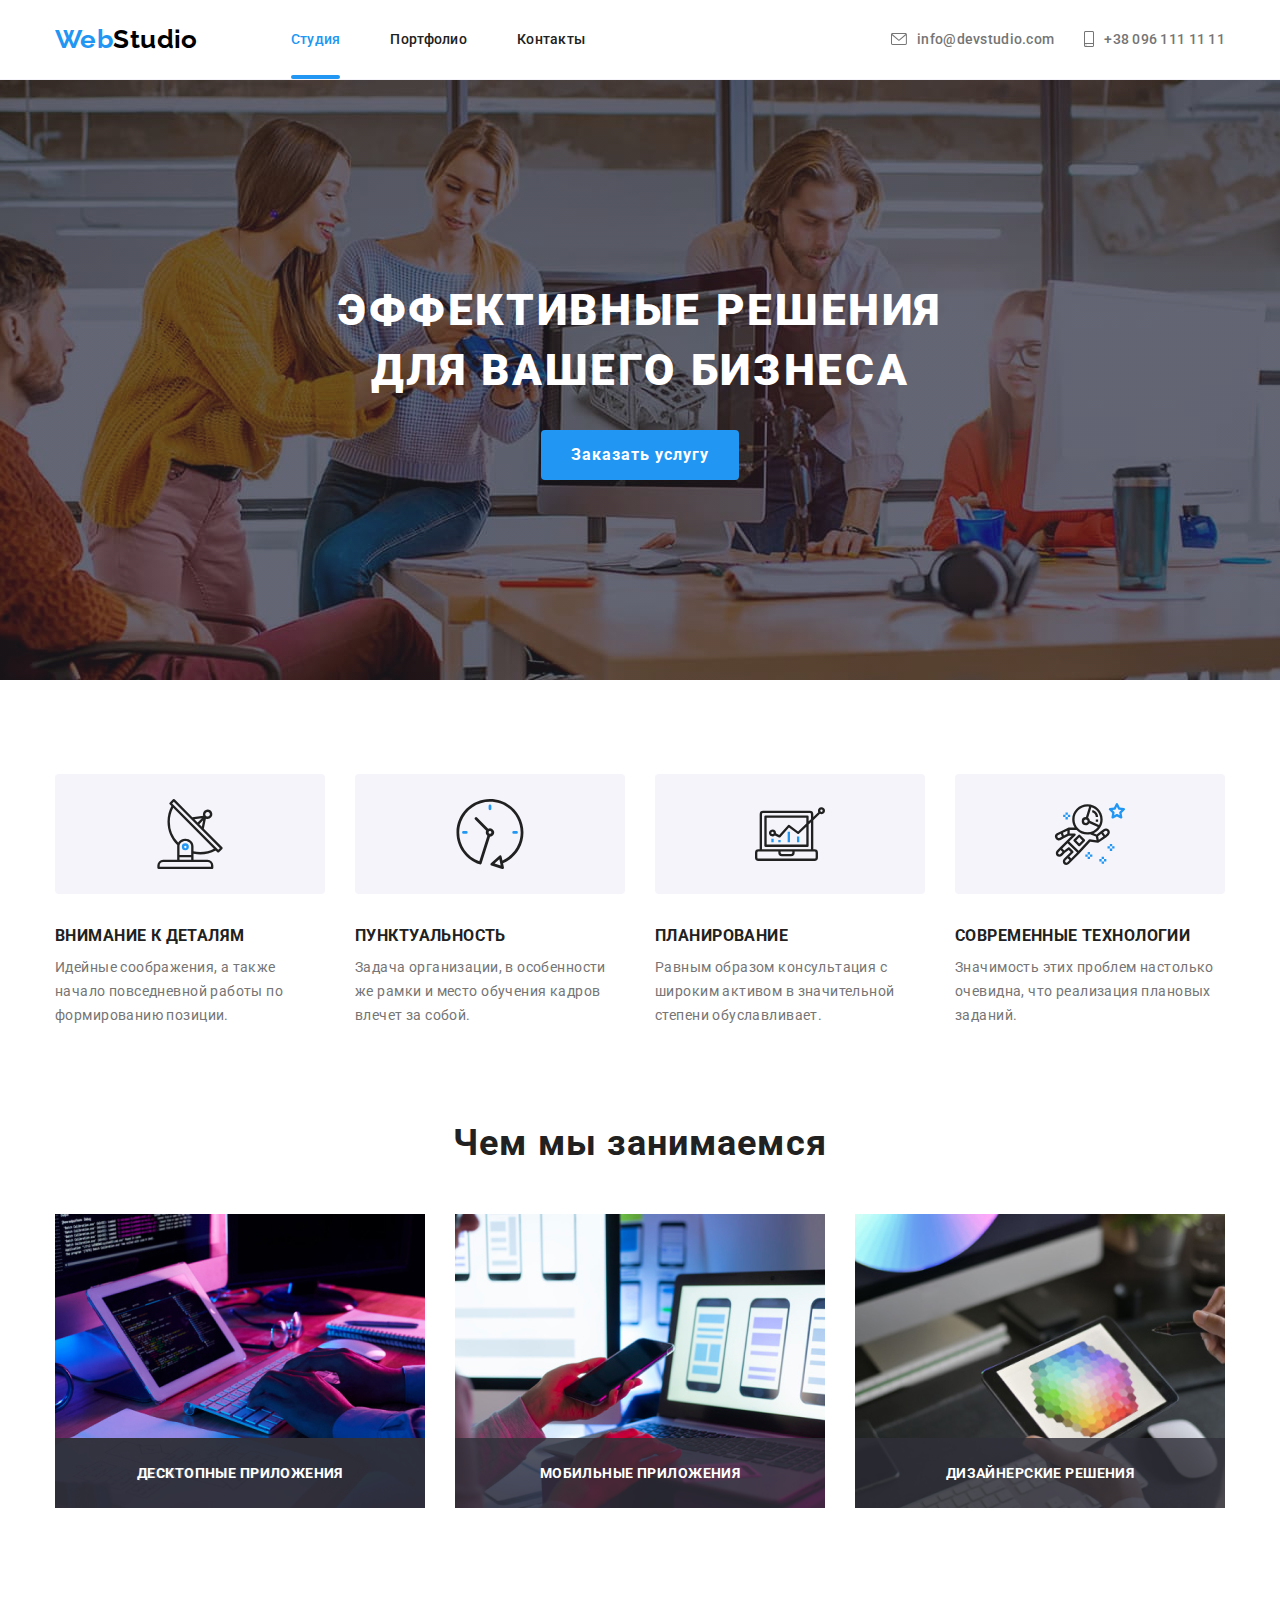
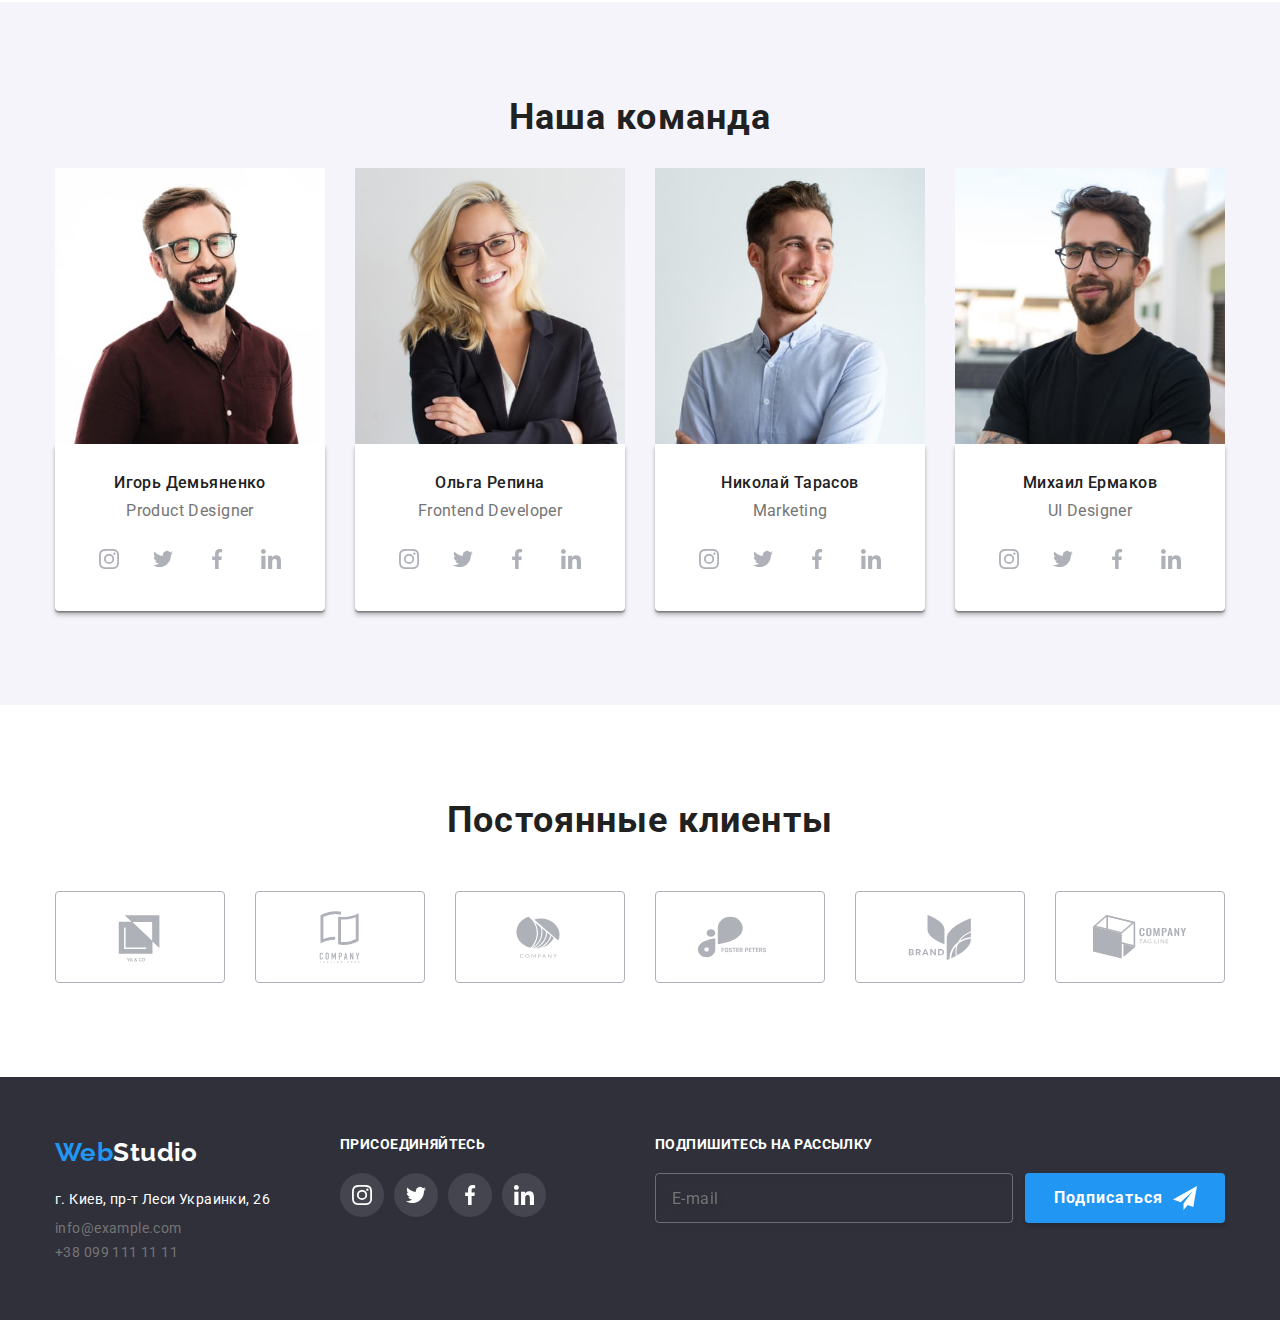
<file: index.html>
<!DOCTYPE html>
<html lang="ru">
    <head>
        <meta charset="UTF-8" />
        <meta http-equiv="X-UA-Compatible" content="IE=edge" />
        <meta name="viewport" content="width=device-width, initial-scale=1.0" />
        <title>Document</title>
        <link
            href="https://fonts.googleapis.com/css2?family=Raleway:wght@700&family=Roboto:wght@400;500;700;900&display=swap"
            rel="stylesheet"
        />
        <link
            rel="stylesheet"
            href="https://cdnjs.cloudflare.com/ajax/libs/modern-normalize/1.1.0/modern-normalize.min.css"
        />
        <link rel="stylesheet" href="./css/main.min.css" />
    </head>

    <body>
        <!-- Хедер -->
        <header class="header-section">
            <div class="header-container container">
                <nav class="navigation">
                    <a class="logo logo--header" href="./index.html">
                        Web<span>Studio</span>
                    </a>

                    <ul class="site-nav">
                        <li class="site-nav__item">
                            <a
                                class="site-nav__link current"
                                href="./index.html"
                                >Студия</a
                            >
                        </li>
                        <li class="site-nav__item">
                            <a href="./portfolio.html" class="site-nav__link"
                                >Портфолио</a
                            >
                        </li>
                        <li class="site-nav__item">
                            <a href="" class="site-nav__link">Контакты</a>
                        </li>
                    </ul>
                </nav>
                <ul class="contact-list">
                    <li class="contact-list__item">
                        <a
                            href="mailto:info@devstudio.com"
                            class="contact-list__link"
                        >
                            <svg
                                class="contact-list__icon"
                                width="16"
                                height="12"
                            >
                                <use href="images/sprite.svg#mail-icon"></use>
                            </svg>
                            info@devstudio.com
                        </a>
                    </li>
                    <li class="contact-list__item">
                        <a href="tel:+380961111111" class="contact-list__link">
                            <svg
                                class="contact-list__icon"
                                width="10"
                                height="16"
                            >
                                <use href="images/sprite.svg#phone-icon"></use>
                            </svg>
                            +38 096 111 11 11
                        </a>
                    </li>
                </ul>
                <!-- мобильное меню -->
                <button
                    class="button-menu is-open"
                    data-menu-button
                    type="button"
                    aria-expanded="false"
                    aria-controls="mobile-menu"
                >
                    <svg
                        width="40"
                        height="40"
                        aria-label="Переключатель мобильного меню"
                    >
                        <use
                            class="icon-menu"
                            href="./images/sprite.svg#icon-cross"
                        ></use>
                        <use
                            class="icon-cross"
                            href="./images/sprite.svg#icon-menu"
                        ></use>
                    </svg>
                </button>
                <div class="mobile-menu" id="mobile-menu" data-menu>
                    <ul class="mb-site-nav">
                        <li class="mb-site-nav__item">
                            <a
                                class="mb-site-nav__link current"
                                href="./index.html"
                                >Студия</a
                            >
                        </li>
                        <li class="mb-site-nav__item">
                            <a href="./portfolio.html" class="mb-site-nav__link"
                                >Портфолио</a
                            >
                        </li>
                        <li class="mb-site-nav__item">
                            <a href="" class="mb-site-nav__link">Контакты</a>
                        </li>
                    </ul>
                    <ul class="mb-contact-list">
                        <li class="mb-contact-list__item">
                            <a
                                href="tel:+380961111111"
                                class="mb-contact-list__tel"
                            >
                                +38 096 111 11 11
                            </a>
                        </li>
                        <li class="mb-contact-list__item">
                            <a
                                href="mailto:info@devstudio.com"
                                class="mb-contact-list__mail"
                            >
                                info@devstudio.com
                            </a>
                        </li>
                    </ul>
                    <ul class="mb-social-list">
                        <li class="mb-social-list__item">
                            <a
                                class="mb-social-list__link"
                                href="https://www.instagram.com/"
                                >Instagram</a
                            >
                        </li>
                        <li class="mb-social-list__item">
                            <a
                                class="mb-social-list__link"
                                href="https://twitter.com/?lang=ru"
                                >Twitter</a
                            >
                        </li>
                        <li class="mb-social-list__item">
                            <a
                                class="mb-social-list__link"
                                href="https://www.facebook.com/"
                                >Facebook</a
                            >
                        </li>
                        <li class="mb-social-list__item">
                            <a
                                class="mb-social-list__link"
                                href="https://www.linkedin.com/"
                                >LinkedIn</a
                            >
                        </li>
                    </ul>
                </div>
            </div>
        </header>

        <main>
            <!-- Герой -->
            <section class="hero-section">
                <div class="bacground-img"></div>
                <div class="hero-container container">
                    <h1 class="hero-container__title">
                        Эффективные решения
                        <br />
                        для вашего бизнеса
                    </h1>
                    <button
                        class="button hero-button"
                        type="button"
                        data-modal-open
                    >
                        Заказать услугу
                    </button>
                </div>
            </section>

            <!-- Особенности -->
            <section class="section-peculiarities">
                <div class="peculiarities-container container">
                    <h2 class="peculiarities-container__title">
                        Наши преимущества
                    </h2>
                    <ul class="peculiarities-list">
                        <li class="peculiarities-list__item">
                            <svg
                                class="peculiarities-list__icon"
                                width="70"
                                height="70"
                            >
                                <use href="images/sprite.svg#antenna"></use>
                            </svg>
                            <h3 class="peculiarities-list__title">
                                Внимание к деталям
                            </h3>
                            <p class="peculiarities-list__description">
                                Идейные соображения, а также начало повседневной
                                работы по формированию позиции.
                            </p>
                        </li>

                        <li class="peculiarities-list__item">
                            <svg
                                class="peculiarities-list__icon"
                                width="70"
                                height="70"
                            >
                                <use href="images/sprite.svg#clock"></use>
                            </svg>
                            <h3 class="peculiarities-list__title">
                                Пунктуальность
                            </h3>
                            <p class="peculiarities-list__description">
                                Задача организации, в особенности же рамки и
                                место обучения кадров влечет за собой.
                            </p>
                        </li>

                        <li class="peculiarities-list__item">
                            <svg
                                class="peculiarities-list__icon"
                                width="70"
                                height="70"
                            >
                                <use href="images/sprite.svg#diagram"></use>
                            </svg>
                            <h3 class="peculiarities-list__title">
                                Планирование
                            </h3>
                            <p class="peculiarities-list__description">
                                Равным образом консультация с широким активом в
                                значительной степени обуславливает.
                            </p>
                        </li>

                        <li class="peculiarities-list__item">
                            <svg
                                class="peculiarities-list__icon"
                                width="70"
                                height="70"
                            >
                                <use href="images/sprite.svg#astronaut"></use>
                            </svg>
                            <h3 class="peculiarities-list__title">
                                Современные технологии
                            </h3>
                            <p class="peculiarities-list__description">
                                Значимость этих проблем настолько очевидна, что
                                реализация плановых заданий.
                            </p>
                        </li>
                    </ul>
                </div>
            </section>

            <!-- Чем мы занимаемся -->
            <section class="our-work-section">
                <div class="our-work-container container">
                    <h2 class="our-work-container__title">Чем мы занимаемся</h2>
                    <ul class="task-list">
                        <li class="task-list__item">
                            <img
                                srcset="
                                    ./images/box1@1x.jpg 1x,
                                    ./images/box1@2x.jpg 2x
                                "
                                src="./images/box1@1x.jpg"
                                alt="написание кода"
                                width="370"
                            />
                            <p class="task-list__text">Десктопные приложения</p>
                        </li>
                        <li class="task-list__item">
                            <img
                                srcset="
                                    ./images/box2@1x.jpg 1x,
                                    ./images/box2@2x.jpg 2x
                                "
                                src="./images/box2@1x.jpg"
                                alt="разработка мобильных приложений"
                                width="370"
                            />
                            <p class="task-list__text">Мобильные приложения</p>
                        </li>
                        <li class="task-list__item">
                            <img
                                srcset="
                                    ./images/box3@1x.jpg 1x,
                                    ./images/box3@2x.jpg 2x
                                "
                                src="./images/box3@1x.jpg"
                                alt="дизайн"
                                width="370"
                            />
                            <p class="task-list__text">Дизайнерские решения</p>
                        </li>
                    </ul>
                </div>
            </section>

            <!-- Наша команда -->
            <section class="our-team-section">
                <div class="our-team-container container">
                    <h2 class="our-team-container__title">Наша команда</h2>
                    <ul class="employee-cards">
                        <li class="employee-cards__item">
                            <img
                                class="employee-img"
                                srcset="
                                    ./images/ighor-demyanenko@1x.jpg 1x,
                                    ./images/ighor-demyanenko@2x.jpg 2x
                                "
                                src="./images/ighor-demyanenko@1x.jpg"
                                alt="Игорь Демьяненко"
                                width="270"
                            />
                            <div class="employee-cards__description">
                                <h3 class="employee-cards__name">
                                    Игорь Демьяненко
                                </h3>
                                <p class="employee-cards__position">
                                    Product Designer
                                </p>
                                <ul class="employee-so-net">
                                    <li class="employee-so-net__item">
                                        <a
                                            class="employee-so-net__link"
                                            href="https://www.instagram.com/challenge/?next=/"
                                            target="_blank"
                                        >
                                            <svg
                                                class="employee-so-net__icon"
                                                width="20"
                                                height="20"
                                            >
                                                <use
                                                    href="images/sprite.svg#instagram"
                                                ></use>
                                            </svg>
                                        </a>
                                    </li>
                                    <li class="employee-so-net__item">
                                        <a
                                            class="employee-so-net__link"
                                            href="https://twitter.com/?lang=ru"
                                            target="_blank"
                                        >
                                            <svg
                                                class="employee-so-net__icon"
                                                width="20"
                                                height="20"
                                            >
                                                <use
                                                    href="images/sprite.svg#twitter"
                                                ></use>
                                            </svg>
                                        </a>
                                    </li>
                                    <li class="employee-so-net__item">
                                        <a
                                            class="employee-so-net__link"
                                            href="https://www.facebook.com/"
                                            target="_blank"
                                        >
                                            <svg
                                                class="employee-so-net__icon"
                                                width="20"
                                                height="20"
                                            >
                                                <use
                                                    href="images/sprite.svg#facebook"
                                                ></use>
                                            </svg>
                                        </a>
                                    </li>
                                    <li class="employee-so-net__item">
                                        <a
                                            class="employee-so-net__link"
                                            href="https://www.linkedin.com/"
                                            target="_blank"
                                        >
                                            <svg
                                                class="employee-so-net__icon"
                                                width="20"
                                                height="20"
                                            >
                                                <use
                                                    href="images/sprite.svg#linkedin"
                                                ></use>
                                            </svg>
                                        </a>
                                    </li>
                                </ul>
                            </div>
                        </li>

                        <li class="employee-cards__item">
                            <img
                                class="employee-img"
                                srcset="
                                    ./images/olha-repina@1x.jpg 1x,
                                    ./images/olha-repina@2x.jpg 2x
                                "
                                src="./images/olha-repina@1x.jpg"
                                alt="Ольга Репина"
                                width="270"
                            />
                            <div class="employee-cards__description">
                                <h3 class="employee-cards__name">
                                    Ольга Репина
                                </h3>
                                <p class="employee-cards__position">
                                    Frontend Developer
                                </p>
                                <ul class="employee-so-net">
                                    <li class="employee-so-net__item">
                                        <a
                                            class="employee-so-net__link"
                                            href="https://www.instagram.com/challenge/?next=/"
                                            target="_blank"
                                        >
                                            <svg
                                                class="employee-so-net__icon"
                                                width="20"
                                                height="20"
                                            >
                                                <use
                                                    href="images/sprite.svg#instagram"
                                                ></use>
                                            </svg>
                                        </a>
                                    </li>
                                    <li class="employee-so-net__item">
                                        <a
                                            class="employee-so-net__link"
                                            href="https://twitter.com/?lang=ru"
                                            target="_blank"
                                        >
                                            <svg
                                                class="employee-so-net__icon"
                                                width="20"
                                                height="20"
                                            >
                                                <use
                                                    href="images/sprite.svg#twitter"
                                                ></use>
                                            </svg>
                                        </a>
                                    </li>
                                    <li class="employee-so-net__item">
                                        <a
                                            class="employee-so-net__link"
                                            href="https://www.facebook.com/"
                                            target="_blank"
                                        >
                                            <svg
                                                class="employee-so-net__icon"
                                                width="20"
                                                height="20"
                                            >
                                                <use
                                                    href="images/sprite.svg#facebook"
                                                ></use>
                                            </svg>
                                        </a>
                                    </li>
                                    <li class="employee-so-net__item">
                                        <a
                                            class="employee-so-net__link"
                                            href="https://www.linkedin.com/"
                                            target="_blank"
                                        >
                                            <svg
                                                class="employee-so-net__icon"
                                                width="20"
                                                height="20"
                                            >
                                                <use
                                                    href="images/sprite.svg#linkedin"
                                                ></use>
                                            </svg>
                                        </a>
                                    </li>
                                </ul>
                            </div>
                        </li>

                        <li class="employee-cards__item">
                            <img
                                class="employee-img"
                                srcset="
                                    ./images/nikolai-tarasov@1x.jpg 1x,
                                    ./images/nikolai-tarasov@2x.jpg 2x
                                "
                                src="./images/nikolai-tarasov@1x.jpg"
                                alt="Николай Тарасов"
                                width="270"
                            />
                            <div class="employee-cards__description">
                                <h3 class="employee-cards__name">
                                    Николай Тарасов
                                </h3>
                                <p class="employee-cards__position">
                                    Marketing
                                </p>
                                <ul class="employee-so-net">
                                    <li class="employee-so-net__item">
                                        <a
                                            class="employee-so-net__link"
                                            href="https://www.instagram.com/challenge/?next=/"
                                            target="_blank"
                                        >
                                            <svg
                                                class="employee-so-net__icon"
                                                width="20"
                                                height="20"
                                            >
                                                <use
                                                    href="images/sprite.svg#instagram"
                                                ></use>
                                            </svg>
                                        </a>
                                    </li>
                                    <li class="employee-so-net__item">
                                        <a
                                            class="employee-so-net__link"
                                            href="https://twitter.com/?lang=ru"
                                            target="_blank"
                                        >
                                            <svg
                                                class="employee-so-net__icon"
                                                width="20"
                                                height="20"
                                            >
                                                <use
                                                    href="images/sprite.svg#twitter"
                                                ></use>
                                            </svg>
                                        </a>
                                    </li>
                                    <li class="employee-so-net__item">
                                        <a
                                            class="employee-so-net__link"
                                            href="https://www.facebook.com/"
                                            target="_blank"
                                        >
                                            <svg
                                                class="employee-so-net__icon"
                                                width="20"
                                                height="20"
                                            >
                                                <use
                                                    href="images/sprite.svg#facebook"
                                                ></use>
                                            </svg>
                                        </a>
                                    </li>
                                    <li class="employee-so-net__item">
                                        <a
                                            class="employee-so-net__link"
                                            href="https://www.linkedin.com/"
                                            target="_blank"
                                        >
                                            <svg
                                                class="employee-so-net__icon"
                                                width="20"
                                                height="20"
                                            >
                                                <use
                                                    href="images/sprite.svg#linkedin"
                                                ></use>
                                            </svg>
                                        </a>
                                    </li>
                                </ul>
                            </div>
                        </li>

                        <li class="employee-cards__item">
                            <img
                                class="employee-img"
                                srcset="
                                    ./images/mihail-ermakov@1x.jpg 1x,
                                    ./images/mihail-ermakov@2x.jpg 2x
                                "
                                src="./images/mihail-ermakov@1x.jpg"
                                alt="Михаил Ермаков"
                                width="270"
                            />
                            <div class="employee-cards__description">
                                <h3 class="employee-cards__name">
                                    Михаил Ермаков
                                </h3>
                                <p class="employee-cards__position">
                                    UI Designer
                                </p>
                                <ul class="employee-so-net">
                                    <li class="employee-so-net__item">
                                        <a
                                            class="employee-so-net__link"
                                            href="https://www.instagram.com/challenge/?next=/"
                                            target="_blank"
                                        >
                                            <svg
                                                class="employee-so-net__icon"
                                                width="20"
                                                height="20"
                                            >
                                                <use
                                                    href="images/sprite.svg#instagram"
                                                ></use>
                                            </svg>
                                        </a>
                                    </li>
                                    <li class="employee-so-net__item">
                                        <a
                                            class="employee-so-net__link"
                                            href="https://twitter.com/?lang=ru"
                                            target="_blank"
                                        >
                                            <svg
                                                class="employee-so-net__icon"
                                                width="20"
                                                height="20"
                                            >
                                                <use
                                                    href="images/sprite.svg#twitter"
                                                ></use>
                                            </svg>
                                        </a>
                                    </li>
                                    <li class="employee-so-net__item">
                                        <a
                                            class="employee-so-net__link"
                                            href="https://www.facebook.com/"
                                            target="_blank"
                                        >
                                            <svg
                                                class="employee-so-net__icon"
                                                width="20"
                                                height="20"
                                            >
                                                <use
                                                    href="images/sprite.svg#facebook"
                                                ></use>
                                            </svg>
                                        </a>
                                    </li>
                                    <li class="employee-so-net__item">
                                        <a
                                            class="employee-so-net__link"
                                            href="https://www.linkedin.com/"
                                            target="_blank"
                                        >
                                            <svg
                                                class="employee-so-net__icon"
                                                width="20"
                                                height="20"
                                            >
                                                <use
                                                    href="images/sprite.svg#linkedin"
                                                ></use>
                                            </svg>
                                        </a>
                                    </li>
                                </ul>
                            </div>
                        </li>
                    </ul>
                </div>
            </section>
        </main>

        <!-- Постоянные клиенты -->

        <section class="clients-section">
            <div class="clients-container container">
                <h2 class="clients__title">Постоянные клиенты</h2>
                <ul class="clients-list">
                    <li class="clients-list__item">
                        <a class="clients-list__link" href="">
                            <svg
                                class="clients-list__icon"
                                width="106"
                                height="60"
                            >
                                <use
                                    href="images/sprite.svg#client-logo-1"
                                ></use>
                            </svg>
                        </a>
                    </li>
                    <li class="clients-list__item">
                        <a class="clients-list__link" href="">
                            <svg
                                class="clients-list__icon"
                                width="106"
                                height="60"
                            >
                                <use
                                    href="images/sprite.svg#client-logo-2"
                                ></use>
                            </svg>
                        </a>
                    </li>
                    <li class="clients-list__item">
                        <a class="clients-list__link" href="">
                            <svg
                                class="clients-list__icon"
                                width="106"
                                height="60"
                            >
                                <use
                                    href="images/sprite.svg#client-logo-3"
                                ></use>
                            </svg>
                        </a>
                    </li>
                    <li class="clients-list__item">
                        <a class="clients-list__link" href="">
                            <svg
                                class="clients-list__icon"
                                width="106"
                                height="60"
                            >
                                <use
                                    href="images/sprite.svg#client-logo-4"
                                ></use>
                            </svg>
                        </a>
                    </li>
                    <li class="clients-list__item">
                        <a class="clients-list__link" href="">
                            <svg
                                class="clients-list__icon"
                                width="106"
                                height="60"
                            >
                                <use
                                    href="images/sprite.svg#client-logo-5"
                                ></use>
                            </svg>
                        </a>
                    </li>
                    <li class="clients-list__item">
                        <a class="clients-list__link" href="">
                            <svg
                                class="clients-list__icon"
                                width="106"
                                height="60"
                            >
                                <use
                                    href="images/sprite.svg#client-logo-6"
                                ></use>
                            </svg>
                        </a>
                    </li>
                </ul>
            </div>
        </section>

        <!-- Футер -->
        <footer class="section-footer">
            <div class="footer-container container">
                <div class="address-block">
                    <a class="logo logo--footer" href="./index.html">
                        Web<span>Studio</span>
                    </a>
                    <address>
                        <ul class="addresses">
                            <li class="addresses__item">
                                <a
                                    href="https://www.google.com.ua/maps/place/%D0%B1%D1%83%D0%BB.+%D0%9B%D0%B5%D1%81%D0%B8+%D0%A3%D0%BA%D1%80%D0%B0%D0%B8%D0%BD%D0%BA%D0%B8,+26,+%D0%9A%D0%B8%D0%B5%D0%B2,+02000/@50.4265294,30.5389544,17z/data=!4m13!1m7!3m6!1s0x40d4cf0e033ecbe9:0x57a4dffefec77da0!2z0LHRg9C7LiDQm9C10YHQuCDQo9C60YDQsNC40L3QutC4LCAyNiwg0JrQuNC10LIsIDAyMDAw!3b1!8m2!3d50.4265807!4d30.5383859!3m4!1s0x40d4cf0e033ecbe9:0x57a4dffefec77da0!8m2!3d50.4265807!4d30.5383859?hl=ru&authuser=0"
                                    target="_blank"
                                    class="addresses__link"
                                >
                                    г. Киев, пр-т Леси Украинки, 26
                                </a>
                            </li>
                            <li class="addresses__item">
                                <a
                                    href="mailto:info@example.com"
                                    class="addresses__contact"
                                    >info@example.com</a
                                >
                            </li>
                            <li class="addresses__item">
                                <a
                                    href="tel:+380991111111"
                                    class="addresses__contact"
                                    >+38 099 111 11 11</a
                                >
                            </li>
                        </ul>
                    </address>
                </div>
                <div class="social-block">
                    <p class="social-block__title">присоединяйтесь</p>
                    <ul class="social-networks">
                        <li class="social-networks__item">
                            <a
                                class="social-networks__link"
                                href="https://www.instagram.com/"
                                target="_blank"
                            >
                                <svg
                                    class="social-networks__icon"
                                    width="20"
                                    height="20"
                                >
                                    <use
                                        href="images/sprite.svg#instagram"
                                    ></use>
                                </svg>
                            </a>
                        </li>
                        <li class="social-networks__item">
                            <a
                                class="social-networks__link"
                                href="https://twitter.com/?lang=ru"
                                target="_blank"
                            >
                                <svg
                                    class="social-networks__icon"
                                    width="20"
                                    height="20"
                                >
                                    <use href="images/sprite.svg#twitter"></use>
                                </svg>
                            </a>
                        </li>
                        <li class="social-networks__item">
                            <a
                                class="social-networks__link"
                                href="https://www.facebook.com/"
                                target="_blank"
                            >
                                <svg
                                    class="social-networks__icon"
                                    width="20"
                                    height="20"
                                >
                                    <use
                                        href="images/sprite.svg#facebook"
                                    ></use>
                                </svg>
                            </a>
                        </li>
                        <li class="social-networks__item">
                            <a
                                class="social-networks__link"
                                href="https://www.linkedin.com/"
                                target="_blank"
                            >
                                <svg
                                    class="social-networks__icon"
                                    width="20"
                                    height="20"
                                >
                                    <use
                                        href="images/sprite.svg#linkedin"
                                    ></use>
                                </svg>
                            </a>
                        </li>
                    </ul>
                </div>
                <form class="subscription-form">
                    <p class="subscription-form__title">
                        Подпишитесь на рассылку
                    </p>
                    <div class="subscription">
                        <input
                            class="subscription__input"
                            type="text"
                            name="email"
                            id="email"
                            placeholder="E-mail"
                        />
                        <button class="button submit" type="submit">
                            Подписаться
                            <svg
                                class="button__icon telegram-icon"
                                width="24"
                                height="24"
                            >
                                <use href="images/sprite.svg#telegram"></use>
                            </svg>
                        </button>
                    </div>
                </form>
            </div>
        </footer>

        <!-- Модальное окно -->
        <div class="backdrop is-hidden" data-modal>
            <div class="modal">
                <button class="close-button" type="button" data-modal-close>
                    <svg class="close-button__icon">
                        <use href="./images/sprite.svg#close-icon"></use>
                    </svg>
                </button>
                <form class="form">
                    <p class="form__title">
                        Оставьте свои данные, мы вам перезвоним
                    </p>
                    <ul class="form-elements">
                        <li class="form-elements__item">
                            <label class="form-elements__lable" for="name"
                                >Имя</label
                            >
                            <input
                                class="form-elements__input"
                                type="text"
                                name="name"
                                id="name"
                            />
                            <svg class="form-elements__icon">
                                <use
                                    href="./images/sprite.svg#name-icon"
                                    width="18"
                                    height="18"
                                ></use>
                            </svg>
                        </li>
                        <li class="form-elements__item">
                            <label class="form-elements__lable" for="tel"
                                >Телефон</label
                            >
                            <input
                                class="form-elements__input"
                                type="tel"
                                name="tel"
                                id="tel"
                            />
                            <svg class="form-elements__icon">
                                <use
                                    href="images/sprite.svg#black-tel-icon"
                                    width="18"
                                    height="18"
                                ></use>
                            </svg>
                        </li>
                        <li class="form-elements__item">
                            <label class="lable" for="mail">Почта</label>
                            <input
                                class="form-elements__input"
                                type="email"
                                name="email"
                                id="mail"
                            />
                            <svg class="form-elements__icon">
                                <use
                                    href="images/sprite.svg#black-email-icon"
                                    width="18"
                                    height="18"
                                ></use>
                            </svg>
                        </li>
                        <li class="form-elements__item">
                            <label class="form-elements__lable" for="comment"
                                >Комментарий</label
                            >
                            <textarea
                                class="form-elements__coment"
                                name="comment"
                                id="comment"
                                cols="30"
                                rows="10"
                                placeholder="Введите текст"
                            ></textarea>
                        </li>
                    </ul>

                    <label class="checkbox">
                        <input
                            class="checkbox__input"
                            type="checkbox"
                            name="checkbox"
                        /><svg class="checkbox-icon">
                            <use href="images/sprite.svg#checkbox-icon"></use>
                        </svg>
                        Соглашаюсь с рассылкой и принимаю
                        <a
                            class="checkbox-link"
                            href="https://www.edu.goit.global/ru/learn/1805637/845990/846014/homework"
                            target="_blank"
                            >Условия договора</a
                        ></label
                    >
                    <button class="button button-form" type="submit">
                        Отправить
                    </button>
                </form>
            </div>
        </div>
        <script src="./js/menu.js"></script>
        <script src="./js/modal.js"></script>
    </body>
</html>
</file>
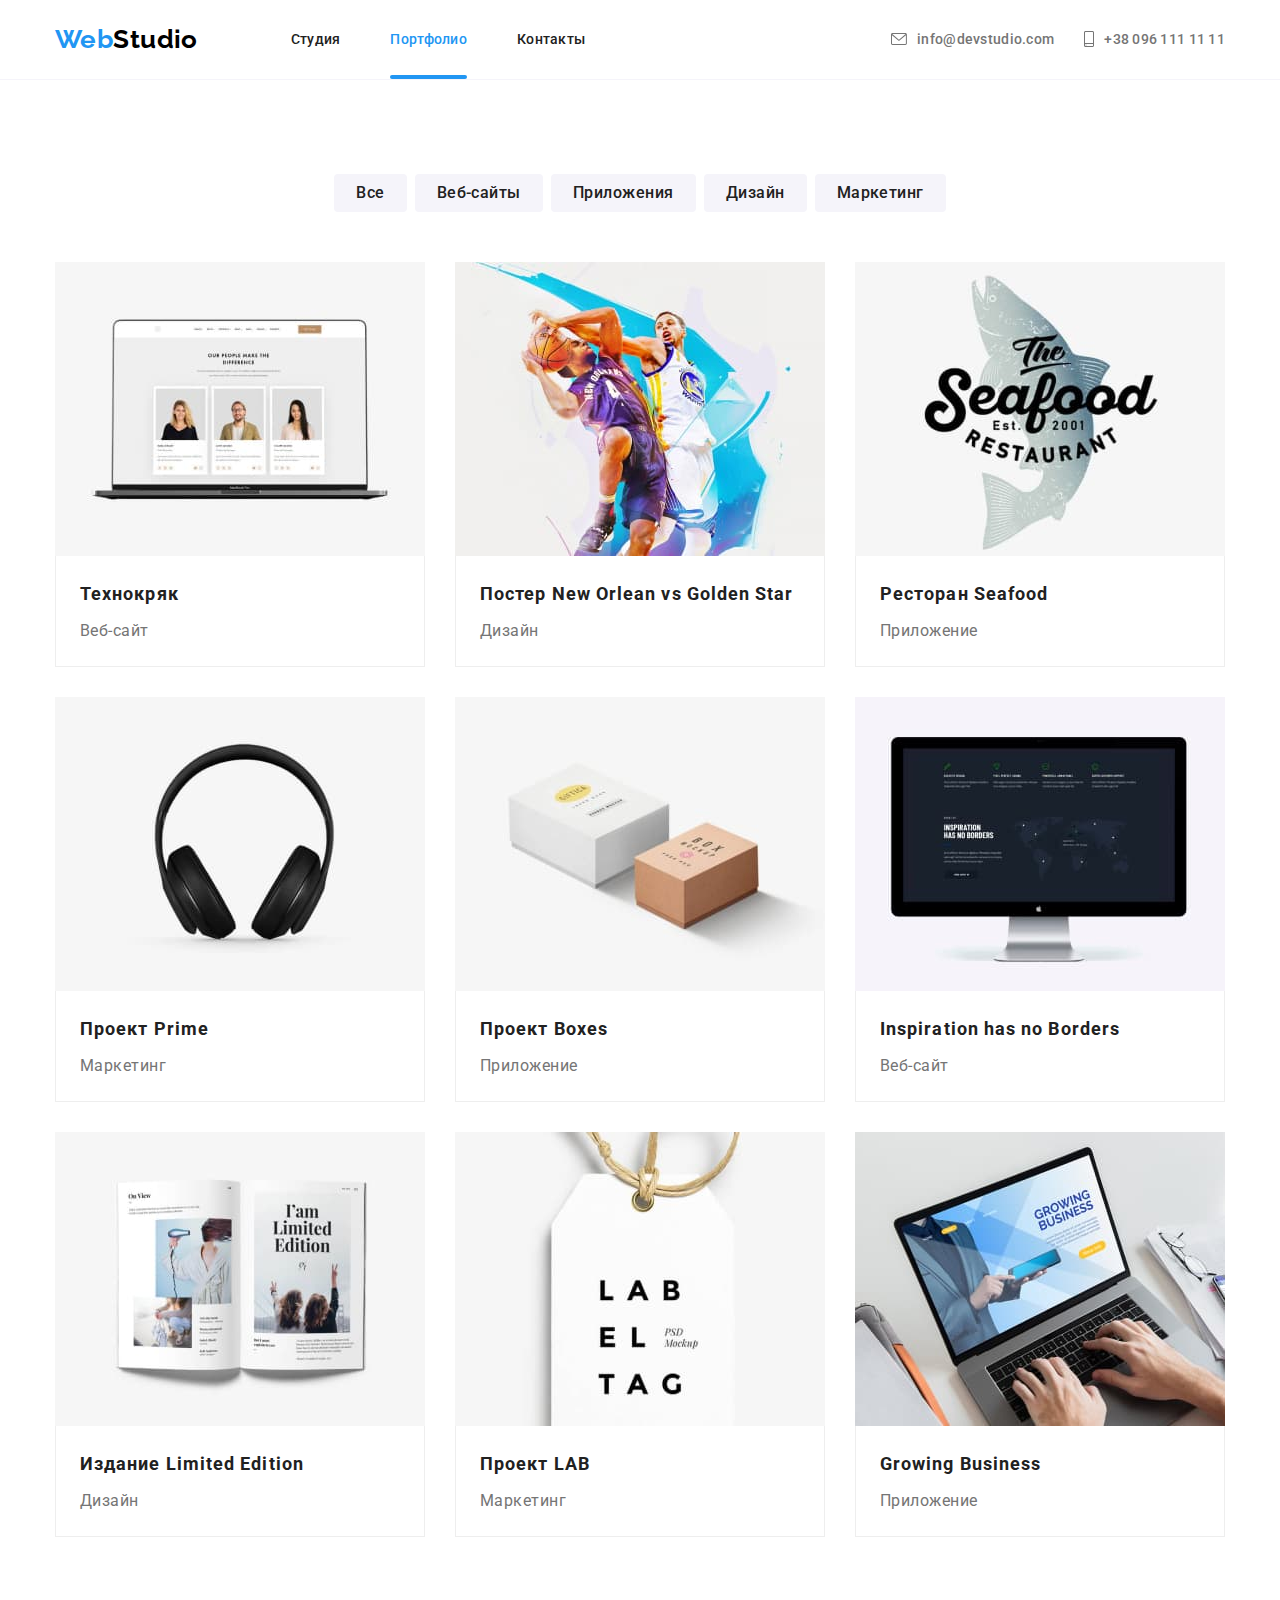
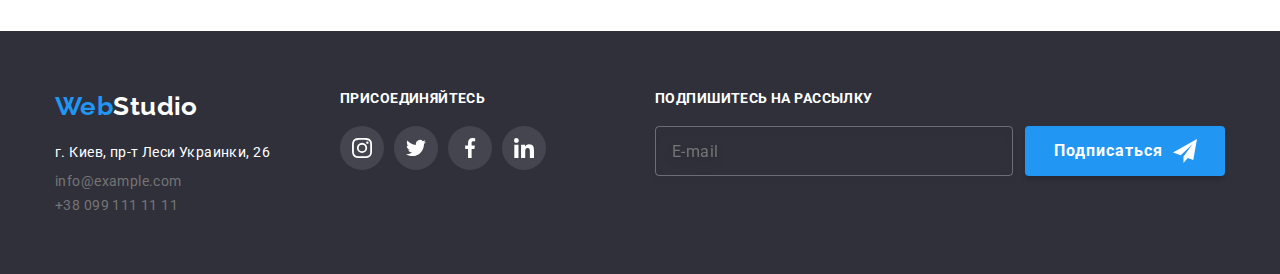
<file: portfolio.html>
<!DOCTYPE html>
<html lang="ru">
    <head>
        <meta charset="UTF-8" />
        <meta http-equiv="X-UA-Compatible" content="IE=edge" />
        <meta name="viewport" content="width=device-width, initial-scale=1.0" />
        <title>Document</title>
        <link
            href="https://fonts.googleapis.com/css2?family=Raleway:wght@700&family=Roboto:wght@400;500;700;900&display=swap"
            rel="stylesheet"
        />
        <link
            rel="stylesheet"
            href="https://cdnjs.cloudflare.com/ajax/libs/modern-normalize/1.1.0/modern-normalize.min.css"
        />
        <link rel="stylesheet" href="./css/main.min.css" />
    </head>

    <body>
        <!-- Хедер -->
        <header class="header-section">
            <div class="header-container container">
                <nav class="navigation">
                    <a class="logo logo--header" href="./index.html">
                        Web<span>Studio</span>
                    </a>

                    <ul class="site-nav">
                        <li class="site-nav__item">
                            <a class="site-nav__link" href="./index.html"
                                >Студия</a
                            >
                        </li>
                        <li class="site-nav__item">
                            <a
                                href="./portfolio.html"
                                class="site-nav__link current"
                                >Портфолио</a
                            >
                        </li>
                        <li class="site-nav__item">
                            <a href="" class="site-nav__link">Контакты</a>
                        </li>
                    </ul>
                </nav>
                <ul class="contact-list">
                    <li class="contact-list__item">
                        <a
                            href="mailto:info@devstudio.com"
                            class="contact-list__link"
                        >
                            <svg
                                class="contact-list__icon"
                                width="16"
                                height="12"
                            >
                                <use href="images/sprite.svg#mail-icon"></use>
                            </svg>
                            info@devstudio.com
                        </a>
                    </li>
                    <li class="contact-list__item">
                        <a href="tel:+380961111111" class="contact-list__link">
                            <svg
                                class="contact-list__icon"
                                width="10"
                                height="16"
                            >
                                <use href="images/sprite.svg#phone-icon"></use>
                            </svg>
                            +38 096 111 11 11
                        </a>
                    </li>
                </ul>
                <!-- мобильное меню -->
                <button
                    class="button-menu is-open"
                    data-menu-button
                    type="button"
                    aria-expanded="false"
                    aria-controls="mobile-menu"
                >
                    <svg
                        width="40"
                        height="40"
                        aria-label="Переключатель мобильного меню"
                    >
                        <use
                            class="icon-menu"
                            href="./images/sprite.svg#icon-cross"
                        ></use>
                        <use
                            class="icon-cross"
                            href="./images/sprite.svg#icon-menu"
                        ></use>
                    </svg>
                </button>
                <div class="mobile-menu" id="mobile-menu" data-menu>
                    <ul class="mb-site-nav">
                        <li class="mb-site-nav__item">
                            <a class="mb-site-nav__link" href="./index.html"
                                >Студия</a
                            >
                        </li>
                        <li class="mb-site-nav__item">
                            <a
                                href="./portfolio.html"
                                class="mb-site-nav__link current"
                                >Портфолио</a
                            >
                        </li>
                        <li class="mb-site-nav__item">
                            <a href="" class="mb-site-nav__link">Контакты</a>
                        </li>
                    </ul>
                    <ul class="mb-contact-list">
                        <li class="mb-contact-list__item">
                            <a
                                href="tel:+380961111111"
                                class="mb-contact-list__tel"
                            >
                                +38 096 111 11 11
                            </a>
                        </li>
                        <li class="mb-contact-list__item">
                            <a
                                href="mailto:info@devstudio.com"
                                class="mb-contact-list__mail"
                            >
                                info@devstudio.com
                            </a>
                        </li>
                    </ul>
                    <ul class="mb-social-list">
                        <li class="mb-social-list__item">
                            <a
                                class="mb-social-list__link"
                                href="https://www.instagram.com/"
                                >Instagram</a
                            >
                        </li>
                        <li class="mb-social-list__item">
                            <a
                                class="mb-social-list__link"
                                href="https://twitter.com/?lang=ru"
                                >Twitter</a
                            >
                        </li>
                        <li class="mb-social-list__item">
                            <a
                                class="mb-social-list__link"
                                href="https://www.facebook.com/"
                                >Facebook</a
                            >
                        </li>
                        <li class="mb-social-list__item">
                            <a
                                class="mb-social-list__link"
                                href="https://www.linkedin.com/"
                                >LinkedIn</a
                            >
                        </li>
                    </ul>
                </div>
            </div>
        </header>
        <main>
            <!-- Тело -->
            <section class="portfolio-section">
                <div class="portfolio-container container">
                    <!-- Фильтр -->
                    <h1 class="portfolio-container__title">Проекты</h1>
                    <div class="buttons-container">
                        <ul class="filter">
                            <li class="filter__item">
                                <button type="button" class="filter-button">
                                    Все
                                </button>
                            </li>
                            <li class="filter__item">
                                <button type="button" class="filter-button">
                                    Веб-сайты
                                </button>
                            </li>
                            <li class="filter__item">
                                <button type="button" class="filter-button">
                                    Приложения
                                </button>
                            </li>
                            <li class="filter__item">
                                <button type="button" class="filter-button">
                                    Дизайн
                                </button>
                            </li>
                            <li class="filter__item">
                                <button type="button" class="filter-button">
                                    Маркетинг
                                </button>
                            </li>
                        </ul>
                    </div>

                    <!-- Проекты -->
                    <ul class="project-list">
                        <li class="project-list__item">
                            <a class="project-list__link" href="">
                                <div class="project-img">
                                    <img
                                        class="project-img__item"
                                        srcset="
                                            ./images/technokryak@1x.jpg 1x,
                                            ./images/technokryak@2x.jpg 2x
                                        "
                                        src="./images/technokryak@1x.jpg"
                                        alt="ноутбук"
                                        width="370"
                                    />
                                    <div class="meta">
                                        <p class="meta__text">
                                            Технокряк это современная площадка
                                            распространения коронавируса.
                                            Компании используют эту платформу
                                            для цифрового шпионажа и атак на
                                            защищённые сервера конкурентов.
                                        </p>
                                    </div>
                                </div>
                                <div class="project-data">
                                    <h2 class="project-data__title">
                                        Технокряк
                                    </h2>
                                    <p class="project-data__meaning">
                                        Веб-сайт
                                    </p>
                                </div>
                            </a>
                        </li>

                        <li class="project-list__item">
                            <a class="project-list__link" href="">
                                <div class="project-img">
                                    <img
                                        class="project-img__item"
                                        srcset="
                                            ./images/poster@1x.jpg 1x,
                                            ./images/poster@2x.jpg 2x
                                        "
                                        src="./images/poster@1x.jpg"
                                        alt="баскетболисты"
                                        width="370"
                                    />
                                    <div class="meta">
                                        <p class="meta__text">
                                            Технокряк это современная площадка
                                            распространения коронавируса.
                                            Компании используют эту платформу
                                            для цифрового шпионажа и атак на
                                            защищённые сервера конкурентов.
                                        </p>
                                    </div>
                                </div>
                                <div class="project-data">
                                    <h2 class="project-data__title">
                                        Постер New Orlean vs Golden Star
                                    </h2>
                                    <p class="project-data__meaning">Дизайн</p>
                                </div>
                            </a>
                        </li>

                        <li class="project-list__item">
                            <a class="project-list__link" href="">
                                <div class="project-img">
                                    <img
                                        class="project-img__item"
                                        srcset="
                                            ./images/restorant-seafood@1x.jpg 1x,
                                            ./images/restorant-seafood@2x.jpg 2x
                                        "
                                        src="./images/restorant-seafood@1x.jpg"
                                        alt="логотип Seafood"
                                        width="370"
                                    />
                                    <div class="meta">
                                        <p class="meta__text">
                                            Технокряк это современная площадка
                                            распространения коронавируса.
                                            Компании используют эту платформу
                                            для цифрового шпионажа и атак на
                                            защищённые сервера конкурентов.
                                        </p>
                                    </div>
                                </div>
                                <div class="project-data">
                                    <h2 class="project-data__title">
                                        Ресторан Seafood
                                    </h2>
                                    <p class="project-data__meaning">
                                        Приложение
                                    </p>
                                </div>
                            </a>
                        </li>

                        <li class="project-list__item">
                            <a class="project-list__link" href="">
                                <div class="project-img">
                                    <img
                                        class="project-img__item"
                                        srcset="
                                            ./images/project-prime@1x.jpg 1x,
                                            ./images/project-prime@2x.jpg 2x
                                        "
                                        src="./images/project-prime@1x.jpg"
                                        alt="наушники"
                                        width="370"
                                    />
                                    <div class="meta">
                                        <p class="meta__text">
                                            Технокряк это современная площадка
                                            распространения коронавируса.
                                            Компании используют эту платформу
                                            для цифрового шпионажа и атак на
                                            защищённые сервера конкурентов.
                                        </p>
                                    </div>
                                </div>
                                <div class="project-data">
                                    <h2 class="project-data__title">
                                        Проект Prime
                                    </h2>
                                    <p class="project-data__meaning">
                                        Маркетинг
                                    </p>
                                </div>
                            </a>
                        </li>

                        <li class="project-list__item">
                            <a class="project-list__link" href="">
                                <div class="project-img">
                                    <img
                                        class="project-img__item"
                                        srcset="
                                            ./images/project-boxes@1x.jpg 1x,
                                            ./images/project-boxes@2x.jpg 2x
                                        "
                                        src="./images/project-boxes@1x.jpg"
                                        alt="две коробочки"
                                        width="370"
                                    />
                                    <div class="meta">
                                        <p class="meta__text">
                                            Технокряк это современная площадка
                                            распространения коронавируса.
                                            Компании используют эту платформу
                                            для цифрового шпионажа и атак на
                                            защищённые сервера конкурентов.
                                        </p>
                                    </div>
                                </div>
                                <div class="project-data">
                                    <h2 class="project-data__title">
                                        Проект Boxes
                                    </h2>
                                    <p class="project-data__meaning">
                                        Приложение
                                    </p>
                                </div>
                            </a>
                        </li>

                        <li class="project-list__item">
                            <a class="project-list__link" href="">
                                <div class="project-img">
                                    <img
                                        class="project-img__item"
                                        srcset="
                                            ./images/inspiration-has-no-borders@1x.jpg 1x,
                                            ./images/inspiration-has-no-borders@2x.jpg 2x
                                        "
                                        src="./images/inspiration-has-no-borders@1x.jpg"
                                        alt="iMac"
                                        width="370"
                                    />
                                    <div class="meta">
                                        <p class="meta__text">
                                            Технокряк это современная площадка
                                            распространения коронавируса.
                                            Компании используют эту платформу
                                            для цифрового шпионажа и атак на
                                            защищённые сервера конкурентов.
                                        </p>
                                    </div>
                                </div>
                                <div class="project-data">
                                    <h2 class="project-data__title">
                                        Inspiration has no Borders
                                    </h2>
                                    <p class="project-data__meaning">
                                        Веб-сайт
                                    </p>
                                </div>
                            </a>
                        </li>

                        <li class="project-list__item">
                            <a class="project-list__link" href="">
                                <div class="project-img">
                                    <img
                                        class="project-img__item"
                                        srcset="
                                            ./images/limited-edition@1x.jpg 1x,
                                            ./images/limited-edition@2x.jpg 2x
                                        "
                                        src="./images/limited-edition@1x.jpg"
                                        alt="книжка"
                                        width="370"
                                    />
                                    <div class="meta">
                                        <p class="meta__text">
                                            Технокряк это современная площадка
                                            распространения коронавируса.
                                            Компании используют эту платформу
                                            для цифрового шпионажа и атак на
                                            защищённые сервера конкурентов.
                                        </p>
                                    </div>
                                </div>
                                <div class="project-data">
                                    <h2 class="project-data__title">
                                        Издание Limited Edition
                                    </h2>
                                    <p class="project-data__meaning">Дизайн</p>
                                </div>
                            </a>
                        </li>

                        <li class="project-list__item">
                            <a class="project-list__link" href="">
                                <div class="project-img">
                                    <img
                                        class="project-img__item"
                                        srcset="
                                            ./images/project-lab@1x.jpg 1x,
                                            ./images/project-lab@2x.jpg 2x
                                        "
                                        src="./images/project-lab@1x.jpg"
                                        alt="бирка на шнурке"
                                        width="370"
                                    />
                                    <div class="meta">
                                        <p class="meta__text">
                                            Технокряк это современная площадка
                                            распространения коронавируса.
                                            Компании используют эту платформу
                                            для цифрового шпионажа и атак на
                                            защищённые сервера конкурентов.
                                        </p>
                                    </div>
                                </div>
                                <div class="project-data">
                                    <h2 class="project-data__title">
                                        Проект LAB
                                    </h2>
                                    <p class="project-data__meaning">
                                        Маркетинг
                                    </p>
                                </div>
                            </a>
                        </li>

                        <li class="project-list__item">
                            <a class="project-list__link" href="">
                                <div class="project-img">
                                    <img
                                        class="project-img__item"
                                        srcset="
                                            ./images/growing-business@1x.jpg 1x,
                                            ./images/growing-business@2x.jpg 2x
                                        "
                                        src="./images/growing-business@1x.jpg"
                                        alt="работа на ноутбуке"
                                        width="370"
                                    />
                                    <div class="meta">
                                        <p class="meta__text">
                                            Технокряк это современная площадка
                                            распространения коронавируса.
                                            Компании используют эту платформу
                                            для цифрового шпионажа и атак на
                                            защищённые сервера конкурентов.
                                        </p>
                                    </div>
                                </div>
                                <div class="project-data">
                                    <h2 class="project-data__title">
                                        Growing Business
                                    </h2>
                                    <p class="project-data__meaning">
                                        Приложение
                                    </p>
                                </div>
                            </a>
                        </li>
                    </ul>
                </div>
            </section>
        </main>

        <!-- Футер -->
        <footer class="section-footer">
            <div class="footer-container container">
                <div class="address-block">
                    <a class="logo logo--footer" href="./index.html">
                        Web<span>Studio</span>
                    </a>
                    <address>
                        <ul class="addresses">
                            <li class="addresses__item">
                                <a
                                    href="https://www.google.com.ua/maps/place/%D0%B1%D1%83%D0%BB.+%D0%9B%D0%B5%D1%81%D0%B8+%D0%A3%D0%BA%D1%80%D0%B0%D0%B8%D0%BD%D0%BA%D0%B8,+26,+%D0%9A%D0%B8%D0%B5%D0%B2,+02000/@50.4265294,30.5389544,17z/data=!4m13!1m7!3m6!1s0x40d4cf0e033ecbe9:0x57a4dffefec77da0!2z0LHRg9C7LiDQm9C10YHQuCDQo9C60YDQsNC40L3QutC4LCAyNiwg0JrQuNC10LIsIDAyMDAw!3b1!8m2!3d50.4265807!4d30.5383859!3m4!1s0x40d4cf0e033ecbe9:0x57a4dffefec77da0!8m2!3d50.4265807!4d30.5383859?hl=ru&authuser=0"
                                    target="_blank"
                                    class="addresses__link"
                                >
                                    г. Киев, пр-т Леси Украинки, 26
                                </a>
                            </li>
                            <li class="addresses__item">
                                <a
                                    href="mailto:info@example.com"
                                    class="addresses__contact"
                                    >info@example.com</a
                                >
                            </li>
                            <li class="addresses__item">
                                <a
                                    href="tel:+380991111111"
                                    class="addresses__contact"
                                    >+38 099 111 11 11</a
                                >
                            </li>
                        </ul>
                    </address>
                </div>
                <div class="social-block">
                    <p class="social-block__title">присоединяйтесь</p>
                    <ul class="social-networks">
                        <li class="social-networks__item">
                            <a
                                class="social-networks__link"
                                href="https://www.instagram.com/"
                                target="_blank"
                            >
                                <svg
                                    class="social-networks__icon"
                                    width="20"
                                    height="20"
                                >
                                    <use
                                        href="images/sprite.svg#instagram"
                                    ></use>
                                </svg>
                            </a>
                        </li>
                        <li class="social-networks__item">
                            <a
                                class="social-networks__link"
                                href="https://twitter.com/?lang=ru"
                                target="_blank"
                            >
                                <svg
                                    class="social-networks__icon"
                                    width="20"
                                    height="20"
                                >
                                    <use href="images/sprite.svg#twitter"></use>
                                </svg>
                            </a>
                        </li>
                        <li class="social-networks__item">
                            <a
                                class="social-networks__link"
                                href="https://www.facebook.com/"
                                target="_blank"
                            >
                                <svg
                                    class="social-networks__icon"
                                    width="20"
                                    height="20"
                                >
                                    <use
                                        href="images/sprite.svg#facebook"
                                    ></use>
                                </svg>
                            </a>
                        </li>
                        <li class="social-networks__item">
                            <a
                                class="social-networks__link"
                                href="https://www.linkedin.com/"
                                target="_blank"
                            >
                                <svg
                                    class="social-networks__icon"
                                    width="20"
                                    height="20"
                                >
                                    <use
                                        href="images/sprite.svg#linkedin"
                                    ></use>
                                </svg>
                            </a>
                        </li>
                    </ul>
                </div>
                <form class="subscription-form">
                    <p class="subscription-form__title">
                        Подпишитесь на рассылку
                    </p>
                    <div class="subscription">
                        <input
                            class="subscription__input"
                            type="text"
                            name="email"
                            id="email"
                            placeholder="E-mail"
                        />
                        <button class="button submit" type="submit">
                            Подписаться
                            <svg
                                class="button__icon telegram-icon"
                                width="24"
                                height="24"
                            >
                                <use href="images/sprite.svg#telegram"></use>
                            </svg>
                        </button>
                    </div>
                </form>
            </div>
        </footer>
        <script src="./js/menu.js"></script>
    </body>
</html>
</file>
<file: css/main.min.css>
body{background-color:#fff;color:#212121;font-family:Roboto, sans-serif;font-size:14px;letter-spacing:0.03em}ul{list-style:none;padding-left:0;margin:0}a{text-decoration:none}img{display:block;max-width:100%;height:auto}h1,h2,h3,h4,h5,h6,p{margin:0}.container{display:block;-webkit-box-sizing:border-box;box-sizing:border-box;padding-left:15px;padding-right:15px;margin-left:auto;margin-right:auto}@media screen and (min-width: 480px){.container{width:480px}}@media screen and (min-width: 768px){.container{width:768px}}@media screen and (min-width: 1200px){.container{width:1200px}}body.modal-open{overflow:hidden}.peculiarities-container__title,.portfolio-container__title{position:absolute;white-space:nowrap;width:1px;height:1px;overflow:hidden;border:0;padding:0;clip:rect(0 0 0 0);-webkit-clip-path:inset(50%);clip-path:inset(50%);margin:-1px}.hero-button,.submit,.button-form{font-family:Roboto;font-weight:bold;font-size:16px;line-height:calc(30 / 16);-webkit-box-align:center;-ms-flex-align:center;align-items:center;text-align:center;letter-spacing:0.06em;color:#fff;background-color:#2196f3;cursor:pointer}.logo{display:block;color:#2196f3;font-family:Raleway;font-style:normal;font-weight:bold;font-size:26px;line-height:1.19}@media screen and (max-width: 767px){.logo--header{padding-top:16px;padding-bottom:16px}}@media screen and (min-width: 768px){.logo--header{padding-top:24px;padding-bottom:24px}}.logo--header span{color:#000}@media screen and (max-width: 1199px){.logo--footer{display:-webkit-box;display:-ms-flexbox;display:flex;-webkit-box-pack:center;-ms-flex-pack:center;justify-content:center}}.logo--footer span{color:#fff}.button-menu{position:absolute;z-index:3;right:15px;top:0;-webkit-transform:translateY(25%);transform:translateY(25%);padding:0;margin-left:auto;background-color:transparent;border:none}@media screen and (min-width: 768px){.button-menu{display:none}}.icon-cross{display:none}.button-menu.is-open .icon-cross{display:block}.button-menu.is-open .icon-menu{display:none}.mobile-menu{position:fixed;display:none;z-index:2;top:0;left:0;width:100%;height:100%;padding:48px 40px;background-color:#fff;-webkit-box-orient:vertical;-webkit-box-direction:normal;-ms-flex-direction:column;flex-direction:column;-webkit-box-pack:justify;-ms-flex-pack:justify;justify-content:space-between}.mobile-menu.is-open{display:-webkit-box;display:-ms-flexbox;display:flex}@media screen and (min-width: 768px){.mobile-menu.is-open{display:none}}.mb-site-nav{-webkit-box-flex:1.5;-ms-flex-positive:1.5;flex-grow:1.5}.mb-site-nav__item:not(:first-child){margin-top:32px}.mb-site-nav__link{font-weight:500;font-size:40px;line-height:calc(47 / 40);text-align:center;letter-spacing:0.02em;color:#212121}.mb-contact-list{-webkit-box-flex:0.5;-ms-flex-positive:0.5;flex-grow:0.5}.mb-contact-list__item:not(:first-child){margin-top:32px}.mb-contact-list__tel{font-weight:500;font-size:34px;line-height:calc(10 / 34);letter-spacing:0.02em;color:#2196f3}.mb-contact-list__mail{font-weight:500;font-size:24px;line-height:28px;letter-spacing:0.02em;color:#757575}.mb-social-list{display:-webkit-box;display:-ms-flexbox;display:flex;-ms-flex-wrap:wrap;flex-wrap:wrap}.mb-social-list__item:not(:last-child){margin-right:20px}.mb-social-list__item:not(:first-child)::before{content:"";display:block;position:relative;left:-20px;width:22px;border:1px solid rgba(33,33,33,0.2);-webkit-transform:rotate(90deg) translate(12px);transform:rotate(90deg) translate(12px)}.mb-social-list__link{font-weight:500;font-size:18px;line-height:calc(22 / 18);letter-spacing:0.02em;color:#2196f3}.header-section{background-color:#fff;border-bottom:1px solid #f5f4fa}.header-container{position:relative;display:-webkit-box;display:-ms-flexbox;display:flex;-webkit-box-align:center;-ms-flex-align:center;align-items:center}.navigation{display:-webkit-box;display:-ms-flexbox;display:flex}.site-nav{display:-webkit-box;display:-ms-flexbox;display:flex;-webkit-box-align:center;-ms-flex-align:center;align-items:center}@media screen and (max-width: 767px){.site-nav{display:none}}@media screen and (max-width: 1200px){.site-nav{margin-left:88px}}@media screen and (min-width: 1200px){.site-nav{margin-left:93px}}.site-nav__item:not(:last-child){margin-right:50px}.site-nav__link{position:relative;padding-top:20px;padding-bottom:32px;font-weight:500;font-size:14px;line-height:calc(16 / 14);letter-spacing:0.02em;color:#212121}.site-nav__link:hover,.site-nav__link:focus{color:#2196f3;-webkit-transition:color 250ms cubic-bezier(0.4, 0, 0.2, 1);transition:color 250ms cubic-bezier(0.4, 0, 0.2, 1)}.current{color:#2196f3}.site-nav__link::after{position:absolute;content:"";display:block;width:100%;height:4px;left:0;bottom:0;border-radius:2px;background-color:#2196f3;-webkit-transform:scaleX(0);transform:scaleX(0)}.current::after{-webkit-transform:scaleX(1);transform:scaleX(1)}.contact-list{padding-left:0px;margin-left:auto;-webkit-box-align:center;-ms-flex-align:center;align-items:center}@media screen and (max-width: 767px){.contact-list{display:none}}@media screen and (min-width: 1200px){.contact-list{display:-webkit-box;display:-ms-flexbox;display:flex}}@media screen and (max-width: 1199px){.contact-list__item+.contact-list__item{margin-top:10px}}@media screen and (min-width: 1200px){.contact-list__item+.contact-list__item{margin-left:30px}}.contact-list__link{display:-webkit-box;display:-ms-flexbox;display:flex;-webkit-box-align:center;-ms-flex-align:center;align-items:center;color:#757575;font-weight:500;font-size:12px;line-height:calc(14 / 12);letter-spacing:0.02em}@media screen and (min-width: 1200px){.contact-list__link{font-size:14px;line-height:calc(16 / 14)}}.contact-list__link:hover,.contact-list__link:focus{color:#2196f3;-webkit-transition:color 250ms cubic-bezier(0.4, 0, 0.2, 1);transition:color 250ms cubic-bezier(0.4, 0, 0.2, 1)}.contact-list__icon{fill:currentColor}@media screen and (max-width: 1199px){.contact-list__icon{margin-right:8px}}@media screen and (min-width: 1200px){.contact-list__icon{margin-right:10px}}.contact-list__icon:hover,.contact-list__icon:focus{fill:#2196f3}.hero-section{margin:0 auto 0 auto;background-position:center;background-size:cover;background-color:#2f303a}@media screen and (max-width: 767px){.hero-section{padding-top:118px;padding-bottom:118px;background-image:-webkit-gradient(linear, left top, right top, from(rgba(47,48,58,0.4)), to(rgba(47,48,58,0.4))),url(../images/hero-mob-img.jpg);background-image:linear-gradient(to right, rgba(47,48,58,0.4), rgba(47,48,58,0.4)),url(../images/hero-mob-img.jpg);max-width:480px}}@media screen and (max-width: 767px) and (min-device-pixel-ratio: 2), screen and (max-width: 767px) and (-webkit-min-device-pixel-ratio: 2), screen and (max-width: 767px) and (min-resolution: 192dpi), screen and (max-width: 767px) and (min-resolution: 2dppx){.hero-section{background-image:url(../images/hero-mob-img@2x.jpg)}}@media screen and (min-width: 768px){.hero-section{padding-top:118px;padding-bottom:118px;background-image:-webkit-gradient(linear, left top, right top, from(rgba(47,48,58,0.4)), to(rgba(47,48,58,0.4))),url(../images/hero-tab-img.jpg);background-image:linear-gradient(to right, rgba(47,48,58,0.4), rgba(47,48,58,0.4)),url(../images/hero-tab-img.jpg);max-width:768px}}@media screen and (min-width: 768px) and (min-device-pixel-ratio: 2), screen and (min-width: 768px) and (-webkit-min-device-pixel-ratio: 2), screen and (min-width: 768px) and (min-resolution: 192dpi), screen and (min-width: 768px) and (min-resolution: 2dppx){.hero-section{background-image:url(../images/hero-tab-img@2x.jpg)}}@media screen and (min-width: 1200px){.hero-section{padding-top:200px;padding-bottom:200px;background-image:-webkit-gradient(linear, left top, right top, from(rgba(47,48,58,0.4)), to(rgba(47,48,58,0.4))),url(../images/hero-dt-img.jpg);background-image:linear-gradient(to right, rgba(47,48,58,0.4), rgba(47,48,58,0.4)),url(../images/hero-dt-img.jpg);max-width:1600px}}@media screen and (min-width: 1200px) and (min-device-pixel-ratio: 2), screen and (min-width: 1200px) and (-webkit-min-device-pixel-ratio: 2), screen and (min-width: 1200px) and (min-resolution: 192dpi), screen and (min-width: 1200px) and (min-resolution: 2dppx){.hero-section{background-image:url(../images/hero-dt-img@2x.jpg)}}.hero-container{display:block}.hero-container__title{display:block;font-weight:900;color:#fff;text-align:center;text-transform:uppercase;letter-spacing:0.06em;font-size:26px;line-height:calc(42 / 26)}@media screen and (min-width: 1200px){.hero-container__title{font-size:44px;line-height:calc(60 / 44)}}.hero-button{display:block;border:0;border-radius:4px;padding:10px 30px;margin-top:30px;margin-left:auto;margin-right:auto}.section-peculiarities{padding-top:60px;padding-bottom:60px}@media screen and (min-width: 1200px){.section-peculiarities{padding-top:94px;padding-bottom:0px}}@media screen and (max-width: 767px){.peculiarities-list__item:not(:last-child){margin-bottom:30px}}@media screen and (min-width: 768px) and (max-width: 1199px){.peculiarities-list{display:-webkit-box;display:-ms-flexbox;display:flex;-ms-flex-wrap:wrap;flex-wrap:wrap}.peculiarities-list__item{-ms-flex-preferred-size:calc((100% - 2 * 15px) / 2);flex-basis:calc((100% - 2 * 15px) / 2)}.peculiarities-list__item:nth-child(1){margin-bottom:30px}.peculiarities-list__item:nth-child(2n+1){margin-right:30px}}@media screen and (min-width: 1200px){.peculiarities-list{display:-webkit-box;display:-ms-flexbox;display:flex;-ms-flex-wrap:nowrap;flex-wrap:nowrap}.peculiarities-list__item{-ms-flex-preferred-size:calc((100% - 2 * 15px) / 2);flex-basis:calc((100% - 2 * 15px) / 2)}.peculiarities-list__item:not(:last-child){margin-right:30px}}.peculiarities-list__item{text-align:center;max-width:450px}.peculiarities-list__icon{-webkit-box-sizing:content-box;box-sizing:content-box;width:100%;padding-top:25px;padding-bottom:25px;border-radius:4px;background-color:#f5f4fa}.peculiarities-list__title{font-weight:bold;line-height:1.14;text-transform:uppercase;margin-top:30px;color:#212121}@media screen and (min-width: 768px){.peculiarities-list__title{text-align:left}}.peculiarities-list__description{margin-top:10px;text-align:left;line-height:1.71;color:#757575}.our-work-section{padding-top:94px;padding-bottom:94px}@media screen and (max-width: 1199px){.our-work-section{display:none}}.our-work-container{-ms-flex-wrap:wrap;flex-wrap:wrap}.our-work-container__title{text-align:center;font-weight:bold;font-size:28px;line-height:calc(33 / 28);letter-spacing:0.03em}@media screen and (min-width: 1200px){.our-work-container__title{text-align:center;font-weight:bold;font-size:36px;line-height:calc(42 / 36);letter-spacing:0.03em}}.task-list{display:-webkit-box;display:-ms-flexbox;display:flex;margin-top:50px}.task-list__item{position:relative}.task-list__item:not(:last-child){margin-right:30px}.task-list__text{position:absolute;left:0;bottom:0;display:-webkit-box;display:-ms-flexbox;display:flex;-webkit-box-pack:center;-ms-flex-pack:center;justify-content:center;-webkit-box-align:center;-ms-flex-align:center;align-items:center;font-weight:700;line-height:calc(16 / 14);text-transform:uppercase;width:100%;height:70px;color:#fff;background-color:rgba(47,48,58,0.8)}.our-team-section{padding-top:60px;padding-bottom:60px;background-color:#f5f4fa}@media screen and (min-width: 1200px){.our-team-section{padding-top:94px;padding-bottom:94px}}.our-team-container__title{text-align:center;font-weight:bold;font-size:28px;line-height:calc(33 / 28);letter-spacing:0.03em}@media screen and (min-width: 1200px){.our-team-container__title{text-align:center;font-weight:bold;font-size:36px;line-height:calc(42 / 36);letter-spacing:0.03em}}@media screen and (min-width: 768px){.employee-cards{display:-webkit-box;display:-ms-flexbox;display:flex;-ms-flex-wrap:wrap;flex-wrap:wrap}}@media screen and (min-width: 768px) and (max-width: 1199px){.employee-cards__item{-ms-flex-preferred-size:calc((100% - 1 * 30px) / 2);flex-basis:calc((100% - 1 * 30px) / 2)}.employee-cards__item:nth-child(2n+1){margin-right:30px}}@media screen and (min-width: 1200px){.employee-cards__item{-ms-flex-preferred-size:calc((100% - 3 * 30px) / 4);flex-basis:calc((100% - 3 * 30px) / 4)}.employee-cards__item:not(:last-child){margin-right:30px}}.employee-img{width:100%}.employee-cards__item{margin-top:30px}.employee-cards__description{padding-top:30px;padding-bottom:30px;border-radius:0 0 4px 4px;-webkit-box-shadow:0px 2px 1px 0px rgba(0,0,0,0.2),0px 1px 1px 0px rgba(0,0,0,0.14),0px 4px 4px 0px rgba(0,0,0,0.25);box-shadow:0px 2px 1px 0px rgba(0,0,0,0.2),0px 1px 1px 0px rgba(0,0,0,0.14),0px 4px 4px 0px rgba(0,0,0,0.25);background-color:#fff}.employee-cards__name{color:#212121;font-weight:500;font-size:16px;line-height:1.18;text-align:center}.employee-cards__position{margin-top:10px;color:#757575;font-size:16px;line-height:1.18;text-align:center}.employee-so-net{display:-webkit-box;display:-ms-flexbox;display:flex;-webkit-box-pack:center;-ms-flex-pack:center;justify-content:center;margin-top:16px}.employee-so-net__item:not(:last-child){margin-right:10px}.employee-so-net__link{fill:#afb1b8;display:block;-webkit-box-sizing:border-box;box-sizing:border-box;background-color:#fff;width:44px;height:44px;padding:12px;border-radius:50%}.employee-so-net__link:hover,.employee-so-net__link:focus{background-color:#2196f3;fill:#fff;-webkit-transition:fill 250ms cubic-bezier(0.4, 0, 0.2, 1),background-color 250ms cubic-bezier(0.4, 0, 0.2, 1);transition:fill 250ms cubic-bezier(0.4, 0, 0.2, 1),background-color 250ms cubic-bezier(0.4, 0, 0.2, 1)}.clients-section{padding-top:60px;padding-bottom:60px}@media screen and (min-width: 1200px){.clients-section{padding-top:94px;padding-bottom:94px}}.clients__title{text-align:center;font-weight:bold;font-size:28px;line-height:calc(33 / 28);letter-spacing:0.03em}@media screen and (min-width: 1200px){.clients__title{text-align:center;font-weight:bold;font-size:36px;line-height:calc(42 / 36);letter-spacing:0.03em}}.clients-list{display:-webkit-box;display:-ms-flexbox;display:flex;-ms-flex-wrap:wrap;flex-wrap:wrap;-webkit-box-pack:justify;-ms-flex-pack:justify;justify-content:space-between}@media screen and (max-width: 767px){.clients-list__item{margin-top:30px;-ms-flex-preferred-size:calc((100% - 1 * 30px) / 2);flex-basis:calc((100% - 1 * 30px) / 2)}}@media screen and (min-width: 768px){.clients-list__item{margin-top:30px;-ms-flex-preferred-size:calc((100% - 2 * 30px) / 3);flex-basis:calc((100% - 2 * 30px) / 3)}}@media screen and (min-width: 1200px){.clients-list__item{margin-top:50px;-ms-flex-preferred-size:calc((100% - 5 * 30px) / 6);flex-basis:calc((100% - 5 * 30px) / 6)}}.clients-list__link{fill:#afb1b8;display:block;-webkit-box-sizing:border-box;box-sizing:border-box;height:92px;padding-top:16px;padding-bottom:16px;border-radius:4px;border:1px solid #afb1b8}.clients-list__link:hover,.clients-list__link:focus{border-color:#2196f3;fill:#2196f3;-webkit-transition:fill 250ms cubic-bezier(0.4, 0, 0.2, 1),border-color 250ms cubic-bezier(0.4, 0, 0.2, 1);transition:fill 250ms cubic-bezier(0.4, 0, 0.2, 1),border-color 250ms cubic-bezier(0.4, 0, 0.2, 1)}.clients-list__icon{display:block;margin-left:auto;margin-right:auto}.portfolio-section{padding-top:60px;padding-bottom:60px}@media screen and (min-width: 1200px){.portfolio-section{padding-top:94px;padding-bottom:94px}}.buttons-container{margin-left:auto;margin-right:auto}.filter{display:-webkit-box;display:-ms-flexbox;display:flex;-ms-flex-wrap:wrap;flex-wrap:wrap}@media screen and (min-width: 768px){.filter{-webkit-box-pack:center;-ms-flex-pack:center;justify-content:center}}@media screen and (max-width: 767px){.filter__item{margin-bottom:15px}}.filter__item:not(:last-child){margin-right:8px}.filter-button{display:block;border:0;border-radius:4px;padding:6px 22px;font-weight:500;font-size:16px;line-height:1.62;text-align:center;letter-spacing:0.03em;cursor:pointer;color:#212121;background-color:#f5f4fa}.filter-button:hover,.filter-button:focus{background-color:#2196f3;color:#fff;-webkit-box-shadow:0px 2px 2px 0px rgba(0,0,0,0.12),0px 1px 2px 0px rgba(0,0,0,0.08),0px 3px 1px 0px rgba(0,0,0,0.1);box-shadow:0px 2px 2px 0px rgba(0,0,0,0.12),0px 1px 2px 0px rgba(0,0,0,0.08),0px 3px 1px 0px rgba(0,0,0,0.1);-webkit-transition:background-color 250ms cubic-bezier(0.4, 0, 0.2, 1),fill 250ms cubic-bezier(0.4, 0, 0.2, 1),-webkit-box-shadow 250ms cubic-bezier(0.4, 0, 0.2, 1);transition:background-color 250ms cubic-bezier(0.4, 0, 0.2, 1),fill 250ms cubic-bezier(0.4, 0, 0.2, 1),-webkit-box-shadow 250ms cubic-bezier(0.4, 0, 0.2, 1);transition:background-color 250ms cubic-bezier(0.4, 0, 0.2, 1),fill 250ms cubic-bezier(0.4, 0, 0.2, 1),box-shadow 250ms cubic-bezier(0.4, 0, 0.2, 1);transition:background-color 250ms cubic-bezier(0.4, 0, 0.2, 1),fill 250ms cubic-bezier(0.4, 0, 0.2, 1),box-shadow 250ms cubic-bezier(0.4, 0, 0.2, 1),-webkit-box-shadow 250ms cubic-bezier(0.4, 0, 0.2, 1)}@media screen and (max-width: 767px){.project-list{margin-top:40px}}@media screen and (min-width: 768px){.project-list{display:-webkit-box;display:-ms-flexbox;display:flex;-ms-flex-wrap:wrap;flex-wrap:wrap;margin-right:-30px}}@media screen and (min-width: 1200px){.project-list{margin-top:20px;margin-right:-30px}}@media screen and (min-width: 768px){.project-list__item{-ms-flex-preferred-size:calc(100% / 2 - 30px);flex-basis:calc(100% / 2 - 30px);margin-right:30px;margin-top:30px}}@media screen and (min-width: 1200px){.project-list__item{-ms-flex-preferred-size:calc(100% / 3 - 30px);flex-basis:calc(100% / 3 - 30px)}}@media screen and (max-width: 767px){.project-list__item:not(:first-child){margin-top:30px}}.project-list__link{display:-webkit-box;display:-ms-flexbox;display:flex;-webkit-box-orient:vertical;-webkit-box-direction:normal;-ms-flex-direction:column;flex-direction:column;height:100%}.project-list__link:hover,.project-list__link:focus{-webkit-box-shadow:1px 4px 6px 0px rgba(0,0,0,0.16),0px 4px 4px 0px rgba(0,0,0,0.06),0px 1px 1px 0px rgba(0,0,0,0.12);box-shadow:1px 4px 6px 0px rgba(0,0,0,0.16),0px 4px 4px 0px rgba(0,0,0,0.06),0px 1px 1px 0px rgba(0,0,0,0.12)}.project-img__item{width:100%}.project-data{border-left:1px solid #eee;border-bottom:1px solid #eee;border-right:1px solid #eee;padding:20px 24px;-webkit-box-flex:1;-ms-flex-positive:1;flex-grow:1}.project-data__title{color:#212121;font-weight:bold;font-size:18px;line-height:2;letter-spacing:0.06em}.project-data__meaning{margin-top:4px;color:#757575;font-size:16px;line-height:1.87;letter-spacing:0.03em}.project-img{position:relative;overflow:hidden}.project-img::before{display:block;position:absolute;content:"";top:0;left:0;width:100%;height:100%;-webkit-transform:translateY(101%);transform:translateY(101%);background-color:#2196f3e5;-webkit-transition:-webkit-transform 250ms cubic-bezier(0.4, 0, 0.2, 1);transition:-webkit-transform 250ms cubic-bezier(0.4, 0, 0.2, 1);transition:transform 250ms cubic-bezier(0.4, 0, 0.2, 1);transition:transform 250ms cubic-bezier(0.4, 0, 0.2, 1), -webkit-transform 250ms cubic-bezier(0.4, 0, 0.2, 1)}.project-list__link:hover .project-img::before{-webkit-transform:translateY(0);transform:translateY(0)}.meta{position:absolute;top:0;left:0;padding:63px 24px;-webkit-transform:translateY(100%);transform:translateY(100%);-webkit-transition:-webkit-transform 250ms cubic-bezier(0.4, 0, 0.2, 1);transition:-webkit-transform 250ms cubic-bezier(0.4, 0, 0.2, 1);transition:transform 250ms cubic-bezier(0.4, 0, 0.2, 1);transition:transform 250ms cubic-bezier(0.4, 0, 0.2, 1), -webkit-transform 250ms cubic-bezier(0.4, 0, 0.2, 1)}.project-list__link:hover .meta{-webkit-transform:translateY(0);transform:translateY(0)}.meta__text{font-size:18px;line-height:1.56;letter-spacing:0.03em;color:#fff}.section-footer{padding-top:60px;padding-bottom:60px;background-color:#2f303a}@media screen and (min-width: 767px){.footer-container{display:-webkit-box;display:-ms-flexbox;display:flex;-ms-flex-wrap:wrap;flex-wrap:wrap}}@media screen and (min-width: 767px){.address-block{margin-left:76px;margin-right:165px}}@media screen and (min-width: 1200px){.address-block{margin-left:0;margin-right:70px}}.addresses{margin-top:20px}@media screen and (max-width: 1199px){.addresses{text-align:center}}.addresses__item:not(:first-child){margin-top:8px}.addresses__link{color:#fff;font-style:normal;line-height:1.71}.addresses__link:hover,.addresses__link:focus{color:#2196f3;-webkit-transition:color 250ms cubic-bezier(0.4, 0, 0.2, 1);transition:color 250ms cubic-bezier(0.4, 0, 0.2, 1)}.addresses__contact{color:#757575;font-style:normal;line-height:1.71px}.addresses__contact:hover,.addresses__contact:focus{color:#2196f3;-webkit-transition:color 250ms cubic-bezier(0.4, 0, 0.2, 1);transition:color 250ms cubic-bezier(0.4, 0, 0.2, 1)}.social-block__title{margin-top:60px;text-align:center;font-style:normal;font-weight:bold;line-height:1.14;text-transform:uppercase;color:#fff}@media screen and (min-width: 767px){.social-block__title{margin-top:0}}@media screen and (min-width: 1200px){.social-block__title{text-align:left}}.social-networks{display:-webkit-box;display:-ms-flexbox;display:flex;-webkit-box-pack:center;-ms-flex-pack:center;justify-content:center;margin-top:20px}.social-networks__item:not(:last-child){margin-right:10px}.social-networks__link{display:block;-webkit-box-sizing:border-box;box-sizing:border-box;background-color:#44454e;width:44px;height:44px;padding:12px;border-radius:50%}.social-networks__link:hover,.social-networks__link:focus{background-color:#2196f3;-webkit-transition:background-color 250ms cubic-bezier(0.4, 0, 0.2, 1);transition:background-color 250ms cubic-bezier(0.4, 0, 0.2, 1)}.social-networks__icon{fill:#fff}.subscription-form{display:block}@media screen and (max-width: 767px){.subscription-form{max-width:100%;margin-left:auto;margin-right:auto}}@media screen and (min-width: 768px) and (max-width: 1199px){.subscription-form{width:450px;margin-left:auto;margin-right:auto}}@media screen and (min-width: 1200px){.subscription-form{width:570px;margin-left:auto}}.subscription-form__title{margin-top:60px;text-align:center;font-style:normal;font-weight:bold;line-height:1.14;text-transform:uppercase;color:#fff}@media screen and (min-width: 1200px){.subscription-form__title{margin-top:0;text-align:left}}@media screen and (min-width: 1200px){.subscription{display:-webkit-box;display:-ms-flexbox;display:flex}}.subscription__input{-webkit-box-sizing:border-box;box-sizing:border-box;width:100%;height:50px;padding:15px 16px;margin-top:20px;font-family:Roboto;font-size:16px;line-height:calc(20 / 16);-webkit-box-align:center;-ms-flex-align:center;align-items:center;letter-spacing:0.03em;border:1px solid rgba(255,255,255,0.3);-webkit-filter:drop-shadow(0px 4px 4px rgba(0,0,0,0.15));filter:drop-shadow(0px 4px 4px rgba(0,0,0,0.15));border-radius:4px;background-color:transparent;color:rgba(255,255,255,0.6)}@media screen and (min-width: 1200px){.subscription__input{margin-right:12px}}.submit{display:-webkit-box;display:-ms-flexbox;display:flex;margin-left:auto;margin-right:auto;padding:10px 28px 10px 29px;height:50px;margin-top:20px;cursor:pointer;border:0;border-radius:4px;-webkit-box-shadow:0px 4px 4px rgba(0,0,0,0.15);box-shadow:0px 4px 4px rgba(0,0,0,0.15)}.telegram-icon{margin-left:10px;fill:#fff}.backdrop{position:fixed;top:0;left:0;width:100%;height:100%;background-color:#00000033;opacity:1;-webkit-transition:opacity 250ms linear;transition:opacity 250ms linear}@media screen and (max-width: 767px){.backdrop{padding:93px 15px}}.backdrop.is-hidden{opacity:0;pointer-events:none}.modal{padding:40px;border-radius:4px;background-color:#fff;-webkit-box-shadow:0px 1px 3px rgba(0,0,0,0.12),0px 1px 1px rgba(0,0,0,0.14),0px 2px 1px rgba(0,0,0,0.2);box-shadow:0px 1px 3px rgba(0,0,0,0.12),0px 1px 1px rgba(0,0,0,0.14),0px 2px 1px rgba(0,0,0,0.2);-webkit-transition:-webkit-transform 250ms linear;transition:-webkit-transform 250ms linear;transition:transform 250ms linear;transition:transform 250ms linear, -webkit-transform 250ms linear}@media screen and (max-width: 767px){.modal{position:relative;max-width:450px;margin-left:auto;margin-right:auto}}@media screen and (min-width: 768px){.modal{position:absolute;top:50%;left:50%;width:450px;height:609px;-webkit-transform:translate(-50%, -50%) scale(1);transform:translate(-50%, -50%) scale(1)}}@media screen and (min-width: 1200px){.modal{width:528px;height:581px}}.backdrop.is-hidden .modal{-webkit-transform:translate(-50%, -50%) scale(0);transform:translate(-50%, -50%) scale(0)}.close-button{display:-webkit-box;display:-ms-flexbox;display:flex;-webkit-box-align:center;-ms-flex-align:center;align-items:center;-webkit-box-pack:center;-ms-flex-pack:center;justify-content:center;padding:0;position:absolute;top:8px;right:8px;width:30px;height:30px;cursor:pointer;background-color:transparent;border:1px solid rgba(0,0,0,0.1);border-radius:50%}.close-button__icon{width:18px;fill:#000}.close-button:hover .close-button__icon{fill:#2196f3;-webkit-transition:fill 250ms cubic-bezier(0.4, 0, 0.2, 1);transition:fill 250ms cubic-bezier(0.4, 0, 0.2, 1)}.form__title{font-weight:bold;font-size:20px;line-height:calc(23 / 20);text-align:center;letter-spacing:0.03em}.form-elements{margin-top:12px;display:-webkit-box;display:-ms-flexbox;display:flex;-webkit-box-orient:vertical;-webkit-box-direction:normal;-ms-flex-direction:column;flex-direction:column}.form-elements__item{position:relative;display:-webkit-box;display:-ms-flexbox;display:flex;-webkit-box-orient:vertical;-webkit-box-direction:normal;-ms-flex-direction:column;flex-direction:column}.form-elements__item:not(:first-child){margin-top:10px}.form-elements__lable{font-size:12px;line-height:calc(14 / 12);letter-spacing:0.01em;color:#757575}.form-elements__input{padding:0;padding-left:42px;margin-top:4px;height:40px;border:1px solid rgba(33,33,33,0.2);-webkit-box-sizing:border-box;box-sizing:border-box;border-radius:4px}.form-elements__input:focus-within{border-color:#2196f3;-webkit-transition:border-color 250ms cubic-bezier(0.4, 0, 0.2, 1);transition:border-color 250ms cubic-bezier(0.4, 0, 0.2, 1);outline:none}.form-elements__input:focus+.form-elements__icon{fill:#2196f3;-webkit-transition:fill 250ms cubic-bezier(0.4, 0, 0.2, 1);transition:fill 250ms cubic-bezier(0.4, 0, 0.2, 1)}.form-elements__icon{position:absolute;display:block;left:12px;bottom:50%;-webkit-transform:translateY(100%);transform:translateY(100%);width:18px;height:18px}.form-elements__coment{height:120px;padding:12px 16px;margin-top:4px;font-family:Roboto;font-size:14px;line-height:calc(16 / 14);letter-spacing:0.01em;border:1px solid rgba(33,33,33,0.2);-webkit-box-sizing:border-box;box-sizing:border-box;border-radius:4px;resize:none}.form-elements__coment::-webkit-input-placeholder{color:rgba(117,117,117,0.5)}.form-elements__coment:-ms-input-placeholder{color:rgba(117,117,117,0.5)}.form-elements__coment::-ms-input-placeholder{color:rgba(117,117,117,0.5)}.form-elements__coment::placeholder{color:rgba(117,117,117,0.5)}.form-elements__coment:focus-within{border-color:#2196f3;-webkit-transition:border-color 250ms cubic-bezier(0.4, 0, 0.2, 1);transition:border-color 250ms cubic-bezier(0.4, 0, 0.2, 1);outline:none}.checkbox{display:-webkit-box;display:-ms-flexbox;display:flex;-ms-flex-wrap:nowrap;flex-wrap:nowrap;-webkit-box-align:center;-ms-flex-align:center;align-items:center;-webkit-box-pack:center;-ms-flex-pack:center;justify-content:center;margin-top:20px;font-size:12px;line-height:calc(14 / 12);letter-spacing:0.03em;color:#757575}.checkbox__input{-webkit-appearance:none;-moz-appearance:none;appearance:none;position:absolute}.checkbox-icon{margin-right:7px;width:16px;height:15px;border:2px solid #212121;border-radius:4px}.checkbox__input:checked+.checkbox-icon{background-color:#2196f3;border:none}.checkbox-link{margin-left:5px;-webkit-text-decoration-line:underline;text-decoration-line:underline;color:#2196f3}.button-form{display:-webkit-box;display:-ms-flexbox;display:flex;padding:10px 55px 10px 56px;margin-top:30px;margin-left:auto;margin-right:auto;border:0;border-radius:4px;cursor:pointer;-webkit-box-shadow:0px 1px 3px rgba(0,0,0,0.12),0px 1px 1px rgba(0,0,0,0.14),0px 2px 1px rgba(0,0,0,0.2);box-shadow:0px 1px 3px rgba(0,0,0,0.12),0px 1px 1px rgba(0,0,0,0.14),0px 2px 1px rgba(0,0,0,0.2)}
/*# sourceMappingURL=main.min.css.map */
</file>
